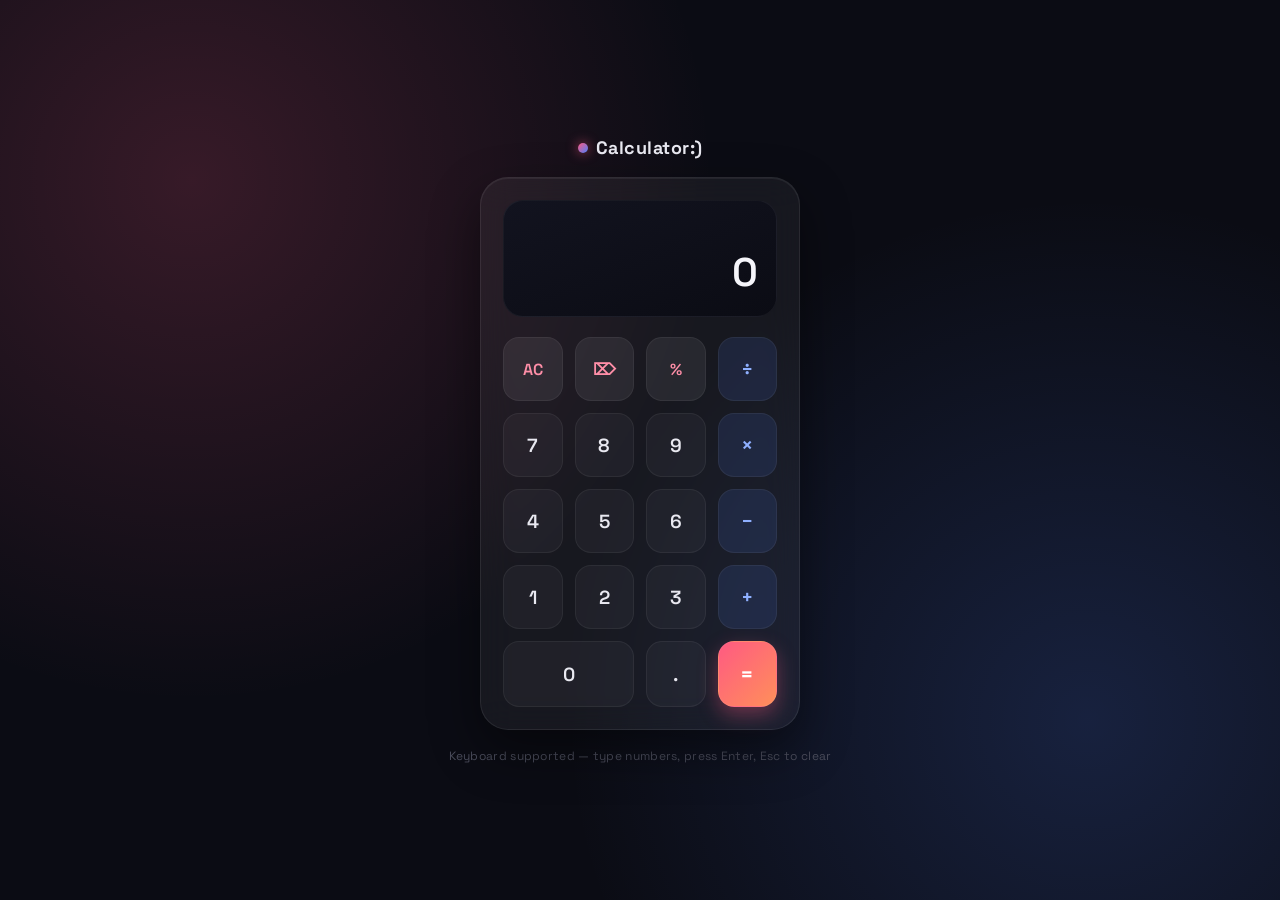
<file: Calculator/index.html>
<!DOCTYPE html>
<html lang="en">
<head>
<meta charset="UTF-8">
<meta name="viewport" content="width=device-width, initial-scale=1.0">
<title>Calc — CodeAlpha</title>
<link rel="stylesheet" href="style.css">
</head>
<body>

<div class="app">

  <div class="brand">
    <span class="dot"></span>
    <span>Calculator:)</span>
  </div>

  <div class="calculator">

    <div class="screen">
      <div class="history" id="history"></div>
      <div class="display" id="display">0</div>
    </div>

    <div class="pad">
      <button class="key fn" data-action="clear">AC</button>
      <button class="key fn" data-action="delete">⌦</button>
      <button class="key fn" data-action="percent">%</button>
      <button class="key op" data-action="divide">÷</button>

      <button class="key num" data-num="7">7</button>
      <button class="key num" data-num="8">8</button>
      <button class="key num" data-num="9">9</button>
      <button class="key op" data-action="multiply">×</button>

      <button class="key num" data-num="4">4</button>
      <button class="key num" data-num="5">5</button>
      <button class="key num" data-num="6">6</button>
      <button class="key op" data-action="subtract">−</button>

      <button class="key num" data-num="1">1</button>
      <button class="key num" data-num="2">2</button>
      <button class="key num" data-num="3">3</button>
      <button class="key op" data-action="add">+</button>

      <button class="key num zero" data-num="0">0</button>
      <button class="key num" data-num=".">.</button>
      <button class="key equals" data-action="calculate">=</button>
    </div>

  </div>

  <p class="hint">Keyboard supported — type numbers, press Enter, Esc to clear</p>

</div>

<script src="script.js"></script>
</body>
</html>
</file>
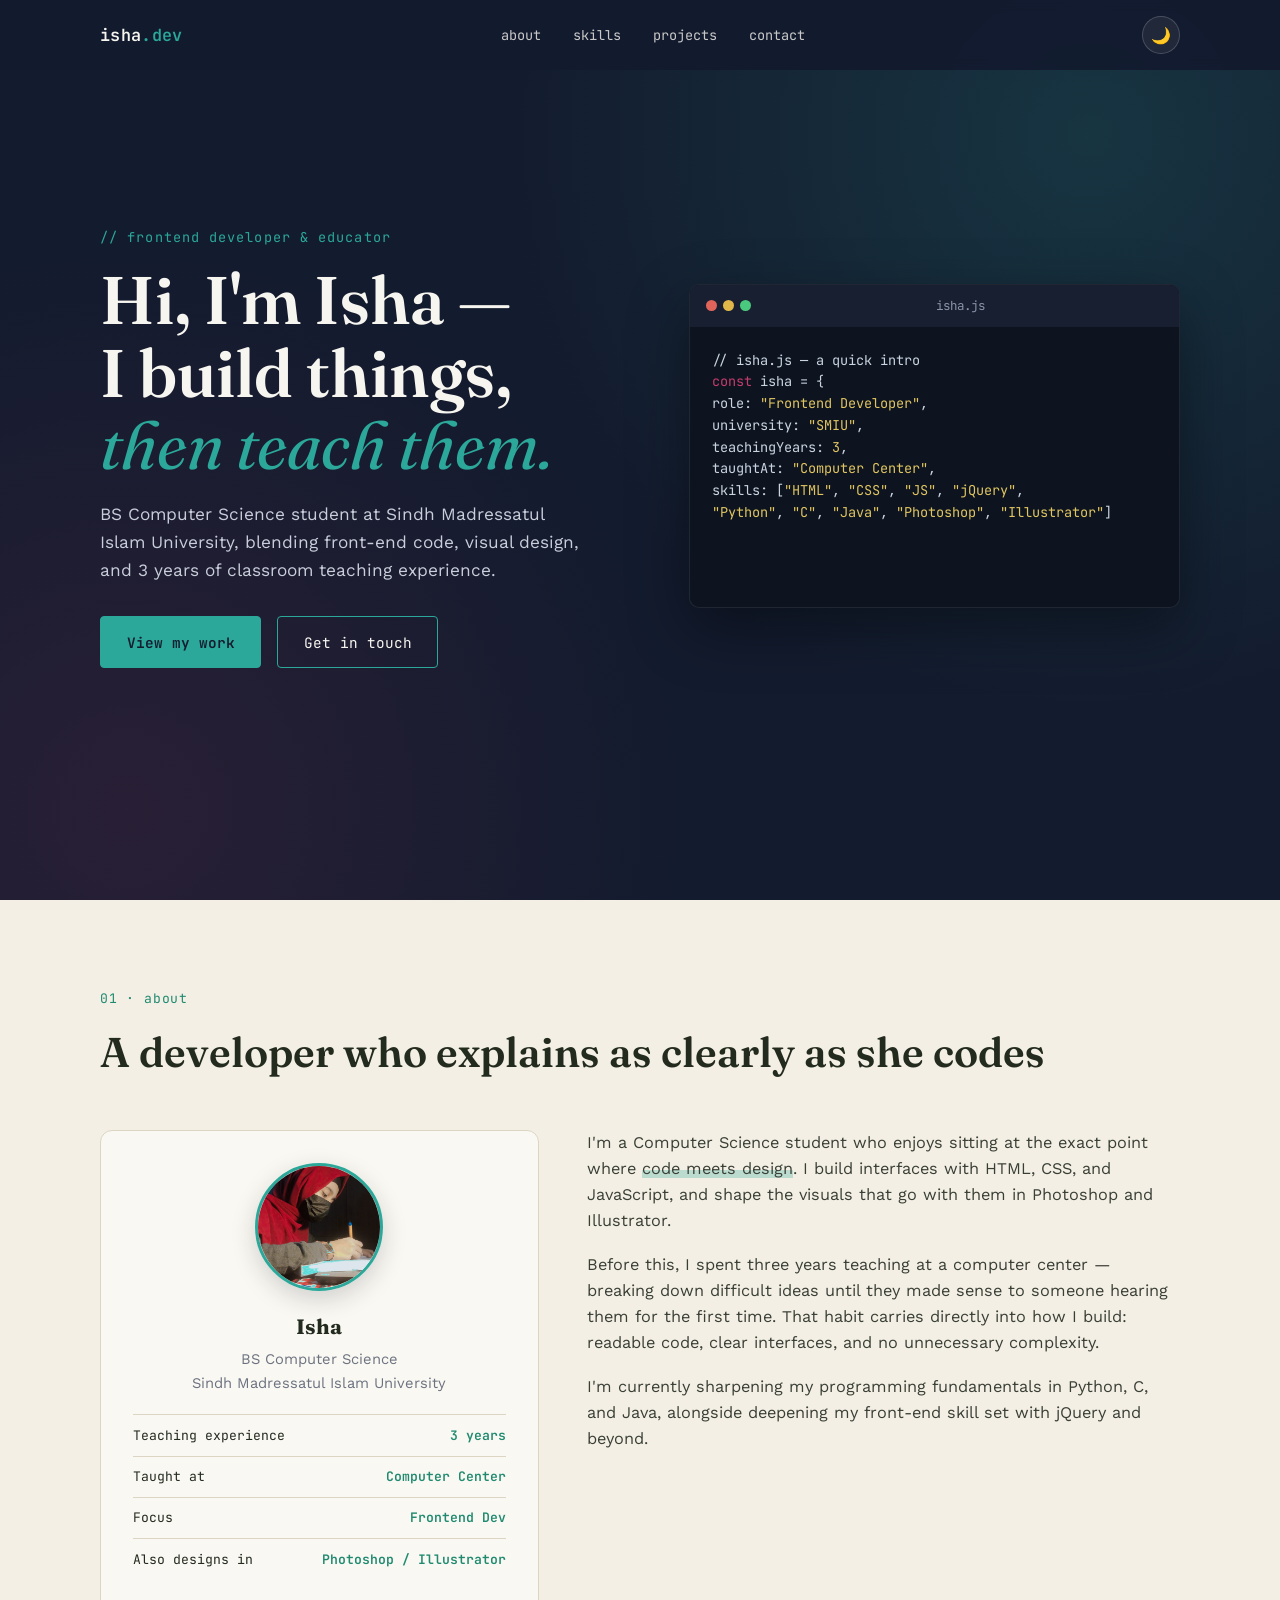
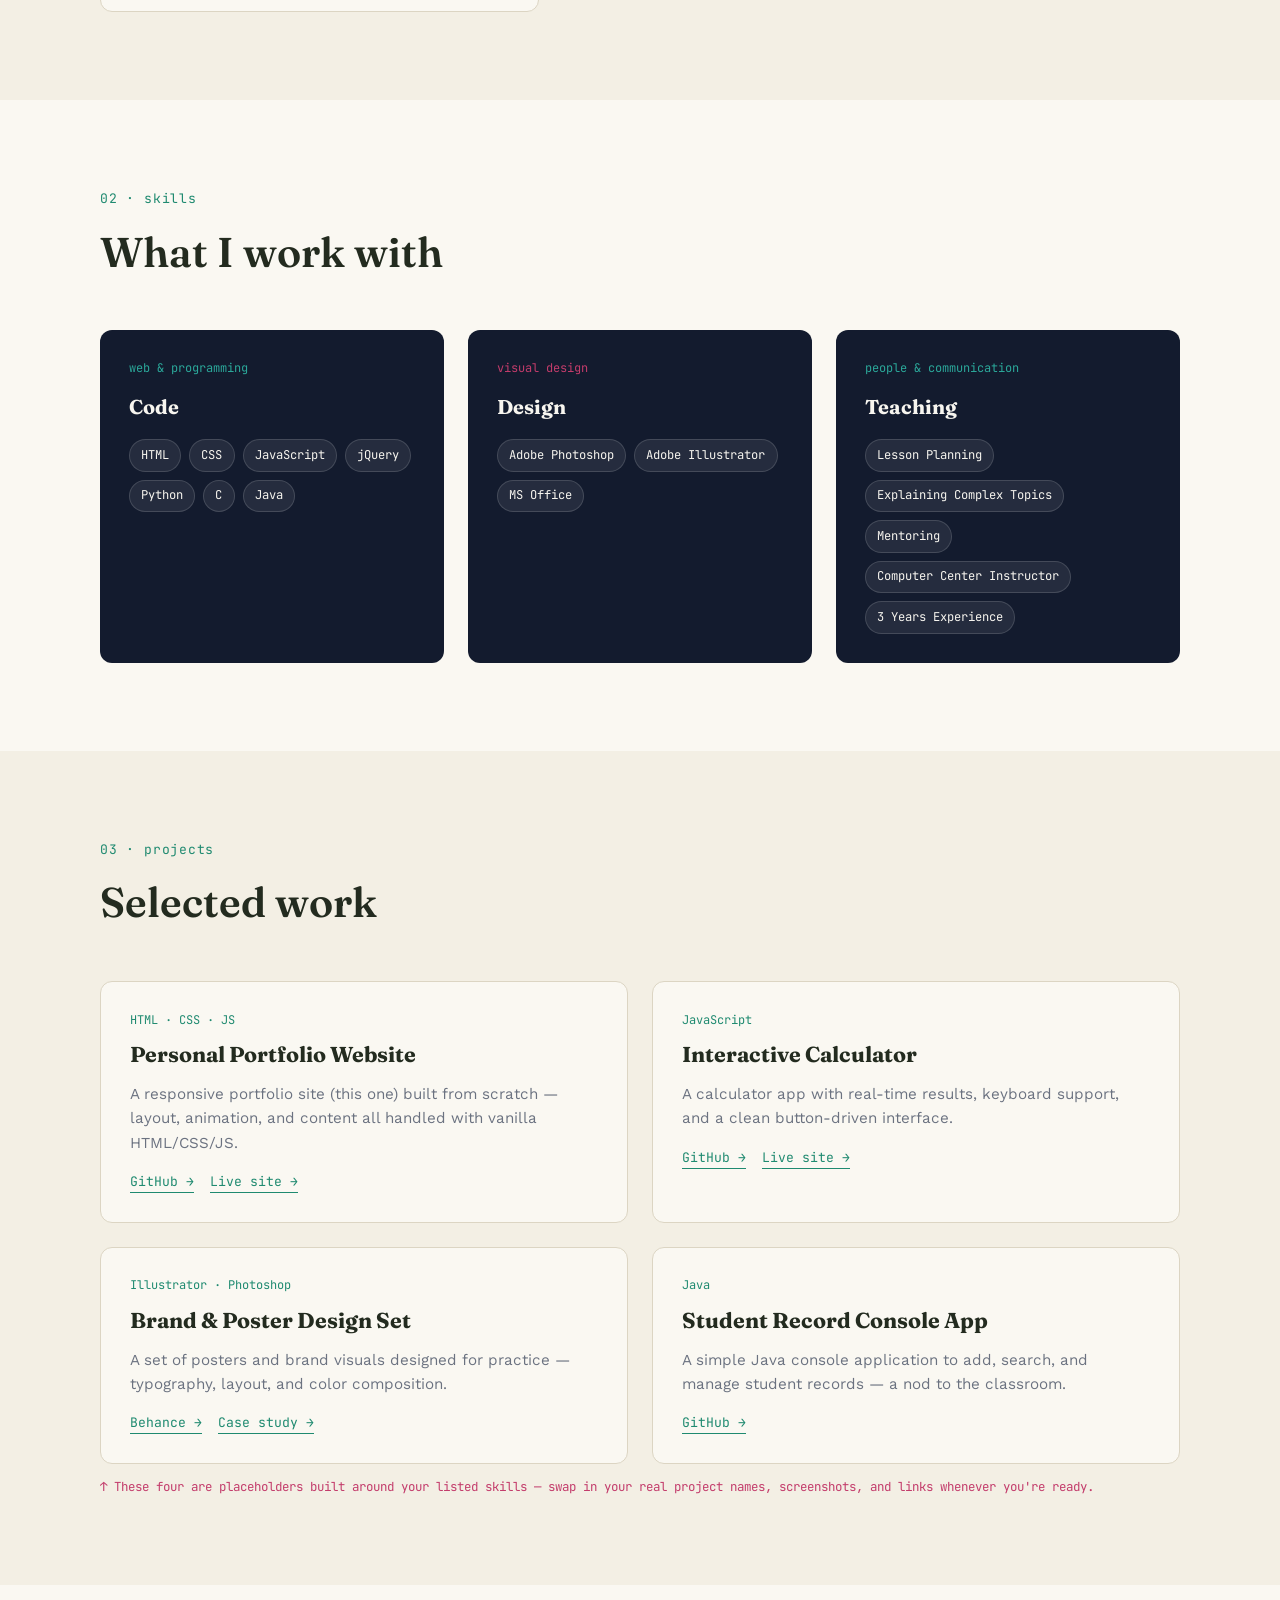
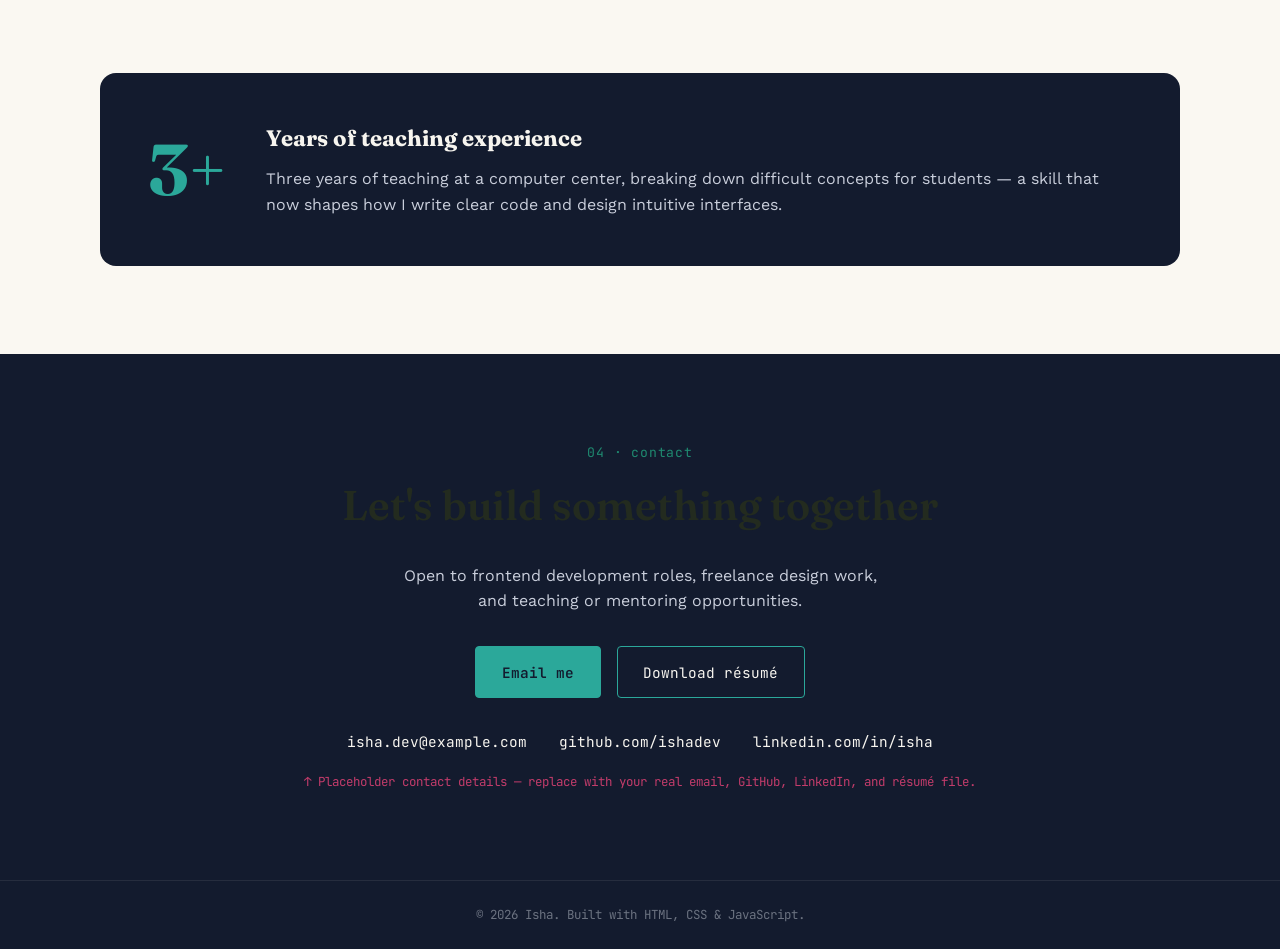
<file: Portfolio/index.html>
<!DOCTYPE html>
<html lang="en">
<head>
<meta charset="UTF-8">
<meta name="viewport" content="width=device-width, initial-scale=1.0">
<title>Isha — Frontend Developer & Educator</title>
<link rel="preconnect" href="https://fonts.googleapis.com">
<link href="https://fonts.googleapis.com/css2?family=Fraunces:opsz,wght@9..144,400;9..144,600;9..144,700&family=Work+Sans:wght@400;500;600&family=JetBrains+Mono:wght@400;500;600&display=swap" rel="stylesheet">
<style>
  :root{
    --ink:#131b2e;
    --ink-soft:#1d2942;
    --paper:#f3efe4;
    --paper-white:#faf8f2;
    --chalk:#f7f5ef;
    --teal:#2ba89a;
    --teal-dark:#1f8a70;
    --berry:#c33c6b;
    --line:#dcd5c3;
    --text-dark:#232b1f;
    --muted:#6b7280;

    --font-display: 'Fraunces', serif;
    --font-body: 'Work Sans', sans-serif;
    --font-mono: 'JetBrains Mono', monospace;
  }

  body.dark{
    --paper:#0d1420;
    --paper-white:#111a29;
    --line:#26314a;
    --text-dark:#e7e5db;
    --muted:#8b93a6;
  }

  *{margin:0;padding:0;box-sizing:border-box;}
  html{scroll-behavior:smooth;}
  body{
    font-family:var(--font-body);
    background:var(--paper);
    color:var(--text-dark);
    line-height:1.6;
    overflow-x:hidden;
    transition:background .35s ease, color .35s ease;
  }
  a{color:inherit;text-decoration:none;}
  ul{list-style:none;}
  section{padding:5.5rem 1.5rem;}
  .wrap{max-width:1080px;margin:0 auto;}

  /* ---------- NAV ---------- */
  nav{
    position:fixed;top:0;left:0;right:0;z-index:100;
    background:rgba(19,27,46,0.92);
    backdrop-filter:blur(6px);
    padding:1rem 1.5rem;
  }
  .nav-wrap{
    max-width:1080px;margin:0 auto;
    display:flex;align-items:center;justify-content:space-between;
  }
  .logo{
    font-family:var(--font-mono);
    color:var(--chalk);
    font-size:1.05rem;font-weight:600;
    letter-spacing:0.02em;
  }
  .logo span{color:var(--teal);}
  .nav-links{display:flex;gap:2rem;}
  .nav-links a{
    font-family:var(--font-mono);
    color:var(--chalk);
    font-size:0.85rem;
    opacity:0.8;
    transition:opacity .2s ease, color .2s ease;
    position:relative;
  }
  .nav-links a:hover, .nav-links a:focus-visible{opacity:1;color:var(--teal);}
  .nav-toggle{display:none;background:none;border:none;color:var(--chalk);font-size:1.5rem;cursor:pointer;}

  .theme-toggle{
    background:rgba(255,255,255,0.06);
    border:1.5px solid rgba(255,255,255,0.18);
    color:var(--chalk);
    width:38px;height:38px;
    border-radius:50%;
    display:flex;align-items:center;justify-content:center;
    font-size:1rem;
    cursor:pointer;
    transition:background .2s ease, border-color .2s ease, transform .2s ease;
    margin-left:1.2rem;
  }
  .theme-toggle:hover{background:rgba(43,168,154,0.18);border-color:var(--teal);}
  .theme-toggle:active{transform:scale(0.9);}

  @media (max-width:720px){
    .nav-links{
      position:fixed;top:60px;right:0;
      background:var(--ink-soft);
      flex-direction:column;
      gap:0;width:220px;
      transform:translateX(105%);
      transition:transform .3s ease;
      border-radius:8px 0 0 8px;
      overflow:hidden;
    }
    .nav-links.open{transform:translateX(0);}
    .nav-links a{padding:1rem 1.5rem;border-bottom:1px solid rgba(255,255,255,0.08);}
    .nav-toggle{display:block;}
  }

  /* ---------- HERO ---------- */
  .hero{
    background:var(--ink);
    color:var(--chalk);
    min-height:100vh;
    display:flex;align-items:center;
    padding-top:5rem;
    position:relative;
  }
  .hero::before{
    content:"";
    position:absolute;inset:0;
    background:
      radial-gradient(circle at 85% 15%, rgba(43,168,154,0.18), transparent 45%),
      radial-gradient(circle at 10% 90%, rgba(195,60,107,0.12), transparent 40%);
    pointer-events:none;
  }
  .hero-grid{
    display:grid;grid-template-columns:1.1fr 1fr;
    gap:3rem;align-items:center;
    position:relative;z-index:1;
  }
  @media (max-width:900px){.hero-grid{grid-template-columns:1fr;}}

  .eyebrow{
    font-family:var(--font-mono);
    color:var(--teal);
    font-size:0.85rem;
    letter-spacing:0.08em;
    margin-bottom:1rem;
    display:inline-block;
  }
  .hero h1{
    font-family:var(--font-display);
    font-size:clamp(2.6rem, 6vw, 4.2rem);
    font-weight:600;
    line-height:1.08;
    margin-bottom:1.2rem;
  }
  .hero h1 em{
    font-style:italic;
    color:var(--teal);
    font-weight:400;
  }
  .hero p.lead{
    font-size:1.08rem;
    color:#c9cedb;
    max-width:480px;
    margin-bottom:2rem;
  }
  .btn-row{display:flex;gap:1rem;flex-wrap:wrap;}
  .btn{
    font-family:var(--font-mono);
    font-size:0.9rem;
    padding:0.85rem 1.6rem;
    border-radius:4px;
    border:1.5px solid var(--teal);
    color:var(--chalk);
    transition:all .2s ease;
    display:inline-block;
  }
  .btn.primary{background:var(--teal);color:var(--ink);font-weight:600;}
  .btn.primary:hover{background:var(--teal-dark);border-color:var(--teal-dark);}
  .btn.ghost:hover, .btn.ghost:focus-visible{background:rgba(43,168,154,0.12);}

  /* Terminal signature */
  .terminal{
    background:#0d1420;
    border:1px solid rgba(255,255,255,0.08);
    border-radius:10px;
    box-shadow:0 20px 60px rgba(0,0,0,0.4);
    overflow:hidden;
  }
  .term-bar{
    background:#171f30;
    padding:0.7rem 1rem;
    display:flex;align-items:center;gap:0.4rem;
  }
  .term-dot{width:11px;height:11px;border-radius:50%;}
  .term-dot.r{background:#e0645a;}
  .term-dot.y{background:#e0b84a;}
  .term-dot.g{background:#4ac97e;}
  .term-title{
    font-family:var(--font-mono);font-size:0.78rem;color:#8a93a8;
    margin-left:auto;margin-right:auto;
  }
  .term-body{
    padding:1.4rem 1.4rem 1.8rem;
    font-family:var(--font-mono);
    font-size:0.85rem;
    color:#c9d4e0;
    min-height:280px;
  }
  .term-body .comment{color:#6b7d94;}
  .term-body .kw{color:var(--berry);}
  .term-body .str{color:#e0c560;}
  .term-body .fn{color:var(--teal);}
  .caret{
    display:inline-block;width:8px;height:1.1em;
    background:var(--teal);
    vertical-align:text-bottom;
    animation:blink 1s step-end infinite;
  }
  @keyframes blink{50%{opacity:0;}}

  /* ---------- SECTION HEADERS ---------- */
  .section-head{margin-bottom:2.8rem;}
  .section-tag{
    font-family:var(--font-mono);
    color:var(--teal-dark);
    font-size:0.82rem;
    letter-spacing:0.06em;
    display:block;margin-bottom:0.6rem;
  }
  .section-head h2{
    font-family:var(--font-display);
    font-size:clamp(1.9rem,4vw,2.6rem);
    font-weight:600;
    color:var(--text-dark);
  }
  .dark .section-head h2{color:var(--chalk);}
  .dark .section-tag{color:var(--teal);}

  /* ---------- ABOUT ---------- */
  .about-grid{
    display:grid;grid-template-columns:0.85fr 1.15fr;gap:3rem;align-items:start;
  }
  @media (max-width:800px){.about-grid{grid-template-columns:1fr;}}
  .badge-card{
    background:var(--paper-white);
    border:1px solid var(--line);
    border-radius:12px;
    padding:2rem;
    text-align:center;
    transition:background .35s ease, border-color .35s ease;
  }
  .monogram{
    width:84px;height:84px;border-radius:50%;
    background:var(--ink);color:var(--chalk);
    font-family:var(--font-display);font-size:2rem;font-weight:600;
    display:flex;align-items:center;justify-content:center;
    margin:0 auto 1.2rem;
  }
  .profile-photo{
    width:128px;height:128px;border-radius:50%;
    object-fit:cover;object-position:center 30%;
    border:3px solid var(--teal);
    margin:0 auto 1.2rem;
    display:block;
    box-shadow:0 8px 24px rgba(19,27,46,0.18);
  }
  .badge-card h3{font-family:var(--font-display);font-size:1.3rem;margin-bottom:0.3rem;}
  .badge-card .uni{font-size:0.92rem;color:var(--muted);margin-bottom:1.2rem;}
  .stat-line{
    display:flex;justify-content:space-between;
    font-family:var(--font-mono);font-size:0.82rem;
    padding:0.6rem 0;border-top:1px solid var(--line);
  }
  .stat-line span:last-child{color:var(--teal-dark);font-weight:600;}

  .about-text p{margin-bottom:1.1rem;font-size:1.02rem;color:#3a3f36;}
  .about-text p:last-child{margin-bottom:0;}
  .highlight{
    background:linear-gradient(180deg, transparent 60%, rgba(43,168,154,0.28) 60%);
  }

  /* ---------- SKILLS ---------- */
  .skills-grid{
    display:grid;grid-template-columns:repeat(3,1fr);gap:1.5rem;
  }
  @media (max-width:800px){.skills-grid{grid-template-columns:1fr;}}
  .skill-card{
    background:var(--ink);
    color:var(--chalk);
    border-radius:12px;
    padding:1.8rem;
    position:relative;
    transition:transform .25s ease;
  }
  .skill-card:hover{transform:translateY(-4px);}
  .skill-card .tab{
    font-family:var(--font-mono);
    font-size:0.75rem;color:var(--teal);
    display:block;margin-bottom:0.8rem;
  }
  .skill-card h3{font-family:var(--font-display);font-size:1.25rem;margin-bottom:1rem;}
  .tag-row{display:flex;flex-wrap:wrap;gap:0.5rem;}
  .tag{
    font-family:var(--font-mono);font-size:0.76rem;
    padding:0.35rem 0.7rem;
    background:rgba(255,255,255,0.08);
    border:1px solid rgba(255,255,255,0.14);
    border-radius:20px;
  }
  .skill-card.accent-berry .tab{color:var(--berry);}

  /* ---------- PROJECTS ---------- */
  .proj-grid{
    display:grid;grid-template-columns:repeat(2,1fr);gap:1.5rem;
  }
  @media (max-width:800px){.proj-grid{grid-template-columns:1fr;}}
  .proj-card{
    background:var(--paper-white);
    border:1px solid var(--line);
    border-radius:12px;
    padding:1.8rem;
    transition:box-shadow .25s ease, transform .25s ease, background .35s ease, border-color .35s ease;
  }
  .proj-card:hover{box-shadow:0 12px 30px rgba(19,27,46,0.1);transform:translateY(-3px);}
  .proj-card .proj-tag{
    font-family:var(--font-mono);font-size:0.75rem;color:var(--teal-dark);margin-bottom:0.5rem;display:block;
  }
  .proj-card h3{font-family:var(--font-display);font-size:1.35rem;margin-bottom:0.6rem;}
  .proj-card p{font-size:0.95rem;color:var(--muted);margin-bottom:1rem;}
  .proj-links{display:flex;gap:1rem;}
  .proj-links a{
    font-family:var(--font-mono);font-size:0.82rem;
    color:var(--teal-dark);border-bottom:1px solid var(--teal-dark);
  }
  .placeholder-note{
    font-size:0.78rem;color:var(--berry);font-family:var(--font-mono);
    margin-top:0.8rem;
  }

  /* ---------- TEACHING CALLOUT ---------- */
  .teach-callout{
    background:var(--ink);color:var(--chalk);
    border-radius:16px;
    padding:3rem;
    display:flex;align-items:center;gap:2.5rem;
    flex-wrap:wrap;
  }
  .teach-num{
    font-family:var(--font-display);font-size:4.5rem;font-weight:700;color:var(--teal);line-height:1;
  }
  .teach-text{flex:1;min-width:260px;}
  .teach-text h3{font-family:var(--font-display);font-size:1.4rem;margin-bottom:0.6rem;}
  .teach-text p{color:#c9cedb;}

  /* ---------- CONTACT ---------- */
  .contact{
    background:var(--ink);color:var(--chalk);
    text-align:center;
  }
  .contact .section-head{margin-bottom:1.5rem;}
  .contact p.lead{color:#c9cedb;max-width:480px;margin:0 auto 2rem;}
  .contact-links{
    display:flex;justify-content:center;gap:2rem;flex-wrap:wrap;margin-top:2rem;
  }
  .contact-links a{
    font-family:var(--font-mono);font-size:0.9rem;
    padding-bottom:2px;border-bottom:1px solid transparent;
    transition:border-color .2s ease, color .2s ease;
  }
  .contact-links a:hover, .contact-links a:focus-visible{border-color:var(--teal);color:var(--teal);}

  footer{
    background:var(--ink);color:#6b7280;
    text-align:center;padding:1.5rem;
    font-family:var(--font-mono);font-size:0.78rem;
    border-top:1px solid rgba(255,255,255,0.08);
  }

  /* Reveal animation */
  .reveal{opacity:0;transform:translateY(24px);transition:opacity .6s ease, transform .6s ease;}
  .reveal.visible{opacity:1;transform:translateY(0);}

  @media (prefers-reduced-motion: reduce){
    .reveal{opacity:1;transform:none;transition:none;}
    .caret{animation:none;}
    html{scroll-behavior:auto;}
  }

  :focus-visible{outline:2px solid var(--teal);outline-offset:2px;}
</style>
</head>
<body>

<nav>
  <div class="nav-wrap">
    <a href="#" class="logo">isha<span>.dev</span></a>
    <ul class="nav-links" id="navLinks">
      <li><a href="#about">about</a></li>
      <li><a href="#skills">skills</a></li>
      <li><a href="#projects">projects</a></li>
      <li><a href="#contact">contact</a></li>
    </ul>
    <button class="theme-toggle" id="themeToggle" aria-label="Toggle dark mode">🌙</button>
    <button class="nav-toggle" id="navToggle" aria-label="Toggle menu">☰</button>
  </div>
</nav>

<section class="hero">
  <div class="wrap hero-grid">
    <div>
      <span class="eyebrow">// frontend developer &amp; educator</span>
      <h1>Hi, I'm Isha —<br>I build things, <em>then teach them.</em></h1>
      <p class="lead">BS Computer Science student at Sindh Madressatul Islam University, blending front-end code, visual design, and 3 years of classroom teaching experience.</p>
      <div class="btn-row">
        <a href="#projects" class="btn primary">View my work</a>
        <a href="#contact" class="btn ghost">Get in touch</a>
      </div>
    </div>

    <div class="terminal">
      <div class="term-bar">
        <span class="term-dot r"></span>
        <span class="term-dot y"></span>
        <span class="term-dot g"></span>
        <span class="term-title">isha.js</span>
      </div>
      <div class="term-body" id="termBody"></div>
    </div>
  </div>
</section>

<section id="about">
  <div class="wrap">
    <div class="section-head reveal">
      <span class="section-tag">01 · about</span>
      <h2>A developer who explains as clearly as she codes</h2>
    </div>
    <div class="about-grid">
      <div class="badge-card reveal">
        <img src="[data-uri]" alt="Isha working at her desk" class="profile-photo">
        <h3>Isha</h3>
        <div class="uni">BS Computer Science<br>Sindh Madressatul Islam University</div>
        <div class="stat-line"><span>Teaching experience</span><span>3 years</span></div>
        <div class="stat-line"><span>Taught at</span><span>Computer Center</span></div>
        <div class="stat-line"><span>Focus</span><span>Frontend Dev</span></div>
        <div class="stat-line"><span>Also designs in</span><span>Photoshop / Illustrator</span></div>
      </div>
      <div class="about-text reveal">
        <p>I'm a Computer Science student who enjoys sitting at the exact point where <span class="highlight">code meets design</span>. I build interfaces with HTML, CSS, and JavaScript, and shape the visuals that go with them in Photoshop and Illustrator.</p>
        <p>Before this, I spent three years teaching at a computer center — breaking down difficult ideas until they made sense to someone hearing them for the first time. That habit carries directly into how I build: readable code, clear interfaces, and no unnecessary complexity.</p>
        <p>I'm currently sharpening my programming fundamentals in Python, C, and Java, alongside deepening my front-end skill set with jQuery and beyond.</p>
      </div>
    </div>
  </div>
</section>

<section class="dark" id="skills" style="background:var(--paper-white);">
  <div class="wrap">
    <div class="section-head reveal">
      <span class="section-tag" style="color:var(--teal-dark);">02 · skills</span>
      <h2 style="color:var(--text-dark);">What I work with</h2>
    </div>
    <div class="skills-grid">
      <div class="skill-card reveal">
        <span class="tab">web &amp; programming</span>
        <h3>Code</h3>
        <div class="tag-row">
          <span class="tag">HTML</span>
          <span class="tag">CSS</span>
          <span class="tag">JavaScript</span>
          <span class="tag">jQuery</span>
          <span class="tag">Python</span>
          <span class="tag">C</span>
          <span class="tag">Java</span>
        </div>
      </div>
      <div class="skill-card reveal accent-berry">
        <span class="tab">visual design</span>
        <h3>Design</h3>
        <div class="tag-row">
          <span class="tag">Adobe Photoshop</span>
          <span class="tag">Adobe Illustrator</span>
          <span class="tag">MS Office</span>
        </div>
      </div>
      <div class="skill-card reveal">
        <span class="tab">people &amp; communication</span>
        <h3>Teaching</h3>
        <div class="tag-row">
          <span class="tag">Lesson Planning</span>
          <span class="tag">Explaining Complex Topics</span>
          <span class="tag">Mentoring</span>
          <span class="tag">Computer Center Instructor</span>
          <span class="tag">3 Years Experience</span>
        </div>
      </div>
    </div>
  </div>
</section>

<section id="projects">
  <div class="wrap">
    <div class="section-head reveal">
      <span class="section-tag">03 · projects</span>
      <h2>Selected work</h2>
    </div>
    <div class="proj-grid">
      <div class="proj-card reveal">
        <span class="proj-tag">HTML · CSS · JS</span>
        <h3>Personal Portfolio Website</h3>
        <p>A responsive portfolio site (this one) built from scratch — layout, animation, and content all handled with vanilla HTML/CSS/JS.</p>
        <div class="proj-links"><a href="#">GitHub →</a><a href="#">Live site →</a></div>
      </div>
      <div class="proj-card reveal">
        <span class="proj-tag">JavaScript</span>
        <h3>Interactive Calculator</h3>
        <p>A calculator app with real-time results, keyboard support, and a clean button-driven interface.</p>
        <div class="proj-links"><a href="#">GitHub →</a><a href="#">Live site →</a></div>
      </div>
      <div class="proj-card reveal">
        <span class="proj-tag">Illustrator · Photoshop</span>
        <h3>Brand &amp; Poster Design Set</h3>
        <p>A set of posters and brand visuals designed for practice — typography, layout, and color composition.</p>
        <div class="proj-links"><a href="#">Behance →</a><a href="#">Case study →</a></div>
      </div>
      <div class="proj-card reveal">
        <span class="proj-tag">Java</span>
        <h3>Student Record Console App</h3>
        <p>A simple Java console application to add, search, and manage student records — a nod to the classroom.</p>
        <div class="proj-links"><a href="#">GitHub →</a></div>
      </div>
    </div>
    <p class="placeholder-note reveal">↑ These four are placeholders built around your listed skills — swap in your real project names, screenshots, and links whenever you're ready.</p>
  </div>
</section>

<section style="background:var(--paper-white);">
  <div class="wrap">
    <div class="teach-callout reveal">
      <div class="teach-num">3+</div>
      <div class="teach-text">
        <h3>Years of teaching experience</h3>
        <p>Three years of teaching at a computer center, breaking down difficult concepts for students — a skill that now shapes how I write clear code and design intuitive interfaces.</p>
      </div>
    </div>
  </div>
</section>

<section class="contact" id="contact">
  <div class="wrap">
    <div class="section-head reveal" style="text-align:center;">
      <span class="section-tag">04 · contact</span>
      <h2>Let's build something together</h2>
    </div>
    <p class="lead reveal">Open to frontend development roles, freelance design work, and teaching or mentoring opportunities.</p>
    <div class="btn-row" style="justify-content:center;">
      <a href="mailto:isha.dev@example.com" class="btn primary">Email me</a>
      <a href="#" class="btn ghost">Download résumé</a>
    </div>
    <div class="contact-links reveal">
      <a href="mailto:isha.dev@example.com">isha.dev@example.com</a>
      <a href="#">github.com/ishadev</a>
      <a href="#">linkedin.com/in/isha</a>
    </div>
    <p class="placeholder-note" style="margin-top:1rem;">↑ Placeholder contact details — replace with your real email, GitHub, LinkedIn, and résumé file.</p>
  </div>
</section>

<footer>
  © 2026 Isha. Built with HTML, CSS &amp; JavaScript.
</footer>

<script>
  // Dark mode toggle
  const themeToggle = document.getElementById('themeToggle');
  themeToggle.addEventListener('click', () => {
    document.body.classList.toggle('dark');
    themeToggle.textContent = document.body.classList.contains('dark') ? '☀️' : '🌙';
  });

  // Mobile nav toggle
  const navToggle = document.getElementById('navToggle');
  const navLinks = document.getElementById('navLinks');
  navToggle.addEventListener('click', () => navLinks.classList.toggle('open'));
  navLinks.querySelectorAll('a').forEach(a => a.addEventListener('click', () => navLinks.classList.remove('open')));

  // Scroll reveal
  const reveals = document.querySelectorAll('.reveal');
  const io = new IntersectionObserver((entries) => {
    entries.forEach(e => { if(e.isIntersecting){ e.target.classList.add('visible'); io.unobserve(e.target); } });
  }, {threshold:0.15});
  reveals.forEach(el => io.observe(el));

  // Terminal typing animation
  const termBody = document.getElementById('termBody');
  const lines = [
    {t:'comment', text:'// isha.js — a quick intro'},
    {t:'plain', text:''},
    {t:'code', text:'<span class="kw">const</span> isha = {'},
    {t:'code', text:'  role: <span class="str">"Frontend Developer"</span>,'},
    {t:'code', text:'  university: <span class="str">"SMIU"</span>,'},
    {t:'code', text:'  teachingYears: <span class="str">3</span>,'},
    {t:'code', text:'  taughtAt: <span class="str">"Computer Center"</span>,'},
    {t:'code', text:'  skills: [<span class="str">"HTML"</span>, <span class="str">"CSS"</span>, <span class="str">"JS"</span>, <span class="str">"jQuery"</span>,'},
    {t:'code', text:'           <span class="str">"Python"</span>, <span class="str">"C"</span>, <span class="str">"Java"</span>, <span class="str">"Photoshop"</span>, <span class="str">"Illustrator"</span>]'},
    {t:'code', text:'};'},
    {t:'plain', text:''},
    {t:'comment', text:'// lesson one: keep it simple'},
    {t:'code', text:'<span class="fn">isha.explain</span>(anyIdea) {'},
    {t:'code', text:'  <span class="kw">return</span> anyIdea.<span class="fn">simplified</span>();'},
    {t:'code', text:'}'},
  ];

  function typeLines(){
    termBody.innerHTML = '';
    let li = 0;
    function nextLine(){
      if(li >= lines.length){
        termBody.innerHTML += '<span class="caret"></span>';
        return;
      }
      const div = document.createElement('div');
      termBody.appendChild(div);
      const full = lines[li].text;
      let plain = full.replace(/<[^>]+>/g,'');
      let i = 0;
      function typeChar(){
        if(i <= plain.length){
          // reveal progressively using a temp text render (simplified: just fade in full line with slight delay for effect)
          div.innerHTML = full;
          li++;
          setTimeout(nextLine, full.length > 0 ? 90 : 40);
        }
      }
      // simple line-by-line reveal (not char by char, for reliability)
      setTimeout(() => { div.innerHTML = full; li++; setTimeout(nextLine, 220); }, 0);
    }
    nextLine();
  }

  const termObserver = new IntersectionObserver((entries) => {
    entries.forEach(e => {
      if(e.isIntersecting){
        typeLines();
        termObserver.disconnect();
      }
    });
  }, {threshold:0.3});
  termObserver.observe(document.querySelector('.terminal'));
</script>

</body>
</html>
</file>
<file: Calculator/style.css>
@import url('https://fonts.googleapis.com/css2?family=Space+Grotesk:wght@400;500;600;700&display=swap');

* {
  box-sizing: border-box;
  margin: 0;
  padding: 0;
  font-family: 'Space Grotesk', sans-serif;
}

body {
  min-height: 100vh;
  display: flex;
  align-items: center;
  justify-content: center;
  background: #0b0c14;
  background-image:
    radial-gradient(circle at 15% 20%, rgba(255, 90, 130, 0.18), transparent 40%),
    radial-gradient(circle at 85% 80%, rgba(80, 130, 255, 0.18), transparent 40%);
  padding: 30px 16px;
}

.app {
  display: flex;
  flex-direction: column;
  align-items: center;
  gap: 18px;
}

.brand {
  display: flex;
  align-items: center;
  gap: 8px;
  color: #e9e9f1;
  font-weight: 700;
  font-size: 18px;
  letter-spacing: 0.5px;
}

.brand .dot {
  width: 10px;
  height: 10px;
  border-radius: 50%;
  background: linear-gradient(135deg, #ff5a82, #5082ff);
  box-shadow: 0 0 12px rgba(255, 90, 130, 0.7);
}

.calculator {
  width: 320px;
  padding: 22px;
  border-radius: 28px;
  background: rgba(255, 255, 255, 0.05);
  backdrop-filter: blur(18px);
  -webkit-backdrop-filter: blur(18px);
  border: 1px solid rgba(255, 255, 255, 0.08);
  box-shadow:
    0 20px 50px rgba(0, 0, 0, 0.45),
    inset 0 1px 0 rgba(255, 255, 255, 0.06);
}

.screen {
  padding: 22px 18px 18px;
  margin-bottom: 20px;
  border-radius: 20px;
  background: linear-gradient(160deg, #12131f, #0b0c14);
  border: 1px solid rgba(255, 255, 255, 0.05);
  text-align: right;
  min-height: 100px;
  display: flex;
  flex-direction: column;
  justify-content: flex-end;
  overflow: hidden;
}

.history {
  font-size: 14px;
  color: #6f7280;
  min-height: 18px;
  overflow-x: auto;
  white-space: nowrap;
}

.display {
  font-size: 40px;
  font-weight: 600;
  color: #f5f5fa;
  overflow-x: auto;
  white-space: nowrap;
  margin-top: 6px;
  transition: font-size 0.15s ease;
}

.pad {
  display: grid;
  grid-template-columns: repeat(4, 1fr);
  gap: 12px;
}

.key {
  border: none;
  border-radius: 16px;
  padding: 18px 0;
  font-size: 19px;
  font-weight: 600;
  cursor: pointer;
  color: #e9e9f1;
  background: rgba(255, 255, 255, 0.04);
  border: 1px solid rgba(255, 255, 255, 0.06);
  transition: transform 0.12s ease, background 0.2s ease, box-shadow 0.2s ease;
}

.key:active {
  transform: scale(0.92);
}

.key.num:hover {
  background: rgba(255, 255, 255, 0.09);
}

.key.fn {
  background: rgba(255, 255, 255, 0.07);
  color: #ff8fa8;
  font-size: 16px;
}

.key.fn:hover {
  background: rgba(255, 90, 130, 0.18);
  box-shadow: 0 0 18px rgba(255, 90, 130, 0.25);
}

.key.op {
  background: rgba(80, 130, 255, 0.12);
  color: #8fb0ff;
  font-size: 20px;
}

.key.op:hover {
  background: rgba(80, 130, 255, 0.22);
  box-shadow: 0 0 18px rgba(80, 130, 255, 0.3);
}

.key.equals {
  background: linear-gradient(135deg, #ff5a82, #ff8f5a);
  color: #fff;
  font-size: 22px;
  box-shadow: 0 8px 20px rgba(255, 90, 130, 0.35);
}

.key.equals:hover {
  filter: brightness(1.08);
}

.key.zero {
  grid-column: span 2;
}

.hint {
  color: #4b4d5c;
  font-size: 12px;
  letter-spacing: 0.3px;
}

@media (max-width: 360px) {
  .calculator {
    width: 92vw;
  }
}
</file>
